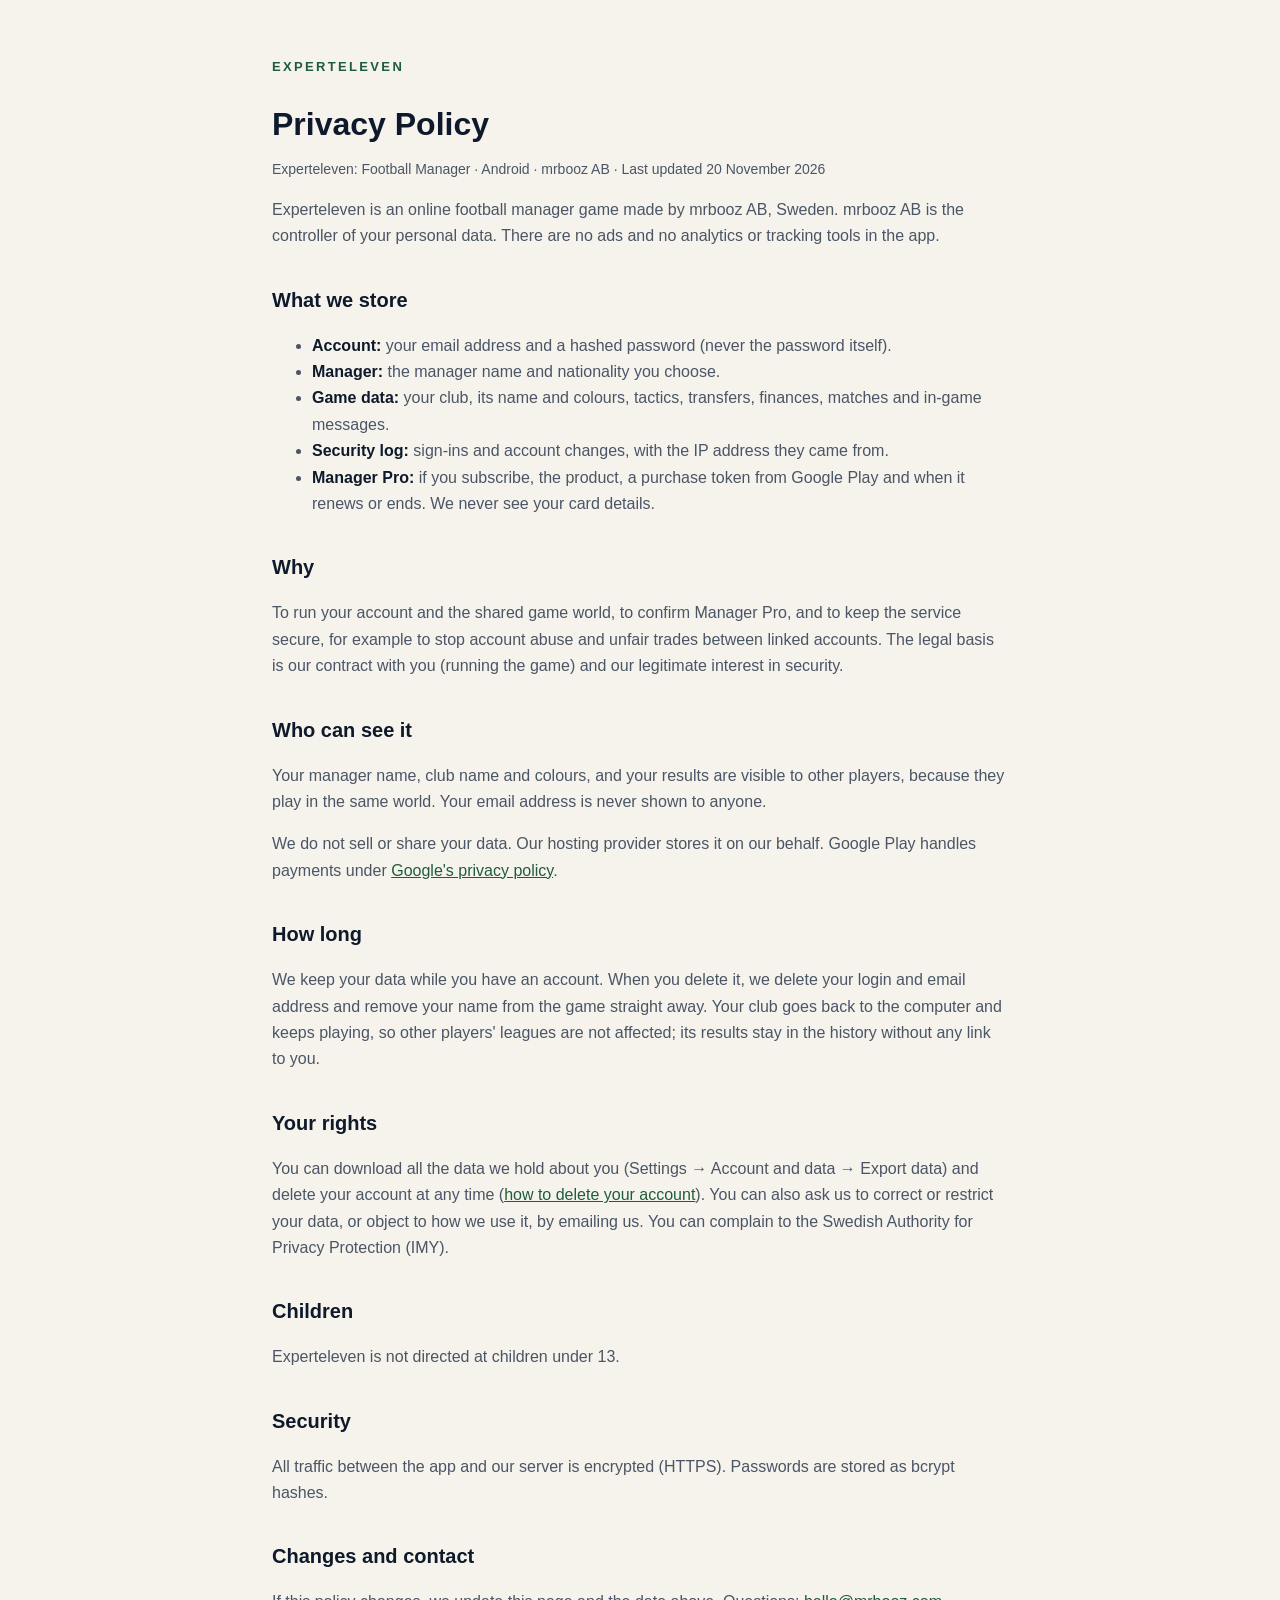
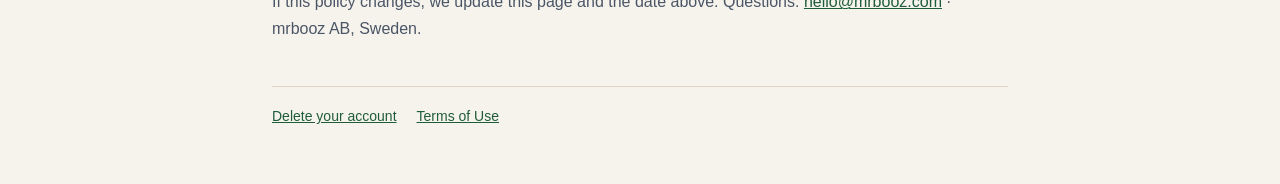
<file: index.html>
<!doctype html>
<html lang="en"><head><meta charset="utf-8"><meta name="viewport" content="width=device-width,initial-scale=1">
<title>Experteleven — Privacy Policy</title><link rel="stylesheet" href="style.css"></head><body><main>
<div class="mark">EXPERTELEVEN</div>
<h1>Privacy Policy</h1>
<p class="sub">Experteleven: Football Manager · Android · mrbooz AB · Last updated 20 November 2026</p>

<p>Experteleven is an online football manager game made by mrbooz AB, Sweden. mrbooz AB is the controller of your personal data. There are no ads and no analytics or tracking tools in the app.</p>

<h2>What we store</h2>
<ul>
<li><strong>Account:</strong> your email address and a hashed password (never the password itself).</li>
<li><strong>Manager:</strong> the manager name and nationality you choose.</li>
<li><strong>Game data:</strong> your club, its name and colours, tactics, transfers, finances, matches and in-game messages.</li>
<li><strong>Security log:</strong> sign-ins and account changes, with the IP address they came from.</li>
<li><strong>Manager Pro:</strong> if you subscribe, the product, a purchase token from Google Play and when it renews or ends. We never see your card details.</li>
</ul>

<h2>Why</h2>
<p>To run your account and the shared game world, to confirm Manager Pro, and to keep the service secure, for example to stop account abuse and unfair trades between linked accounts. The legal basis is our contract with you (running the game) and our legitimate interest in security.</p>

<h2>Who can see it</h2>
<p>Your manager name, club name and colours, and your results are visible to other players, because they play in the same world. Your email address is never shown to anyone.</p>
<p>We do not sell or share your data. Our hosting provider stores it on our behalf. Google Play handles payments under <a href="https://policies.google.com/privacy">Google's privacy policy</a>.</p>

<h2>How long</h2>
<p>We keep your data while you have an account. When you delete it, we delete your login and email address and remove your name from the game straight away. Your club goes back to the computer and keeps playing, so other players' leagues are not affected; its results stay in the history without any link to you.</p>

<h2>Your rights</h2>
<p>You can download all the data we hold about you (Settings → Account and data → Export data) and delete your account at any time (<a href="delete-account.html">how to delete your account</a>). You can also ask us to correct or restrict your data, or object to how we use it, by emailing us. You can complain to the Swedish Authority for Privacy Protection (IMY).</p>

<h2>Children</h2>
<p>Experteleven is not directed at children under 13.</p>

<h2>Security</h2>
<p>All traffic between the app and our server is encrypted (HTTPS). Passwords are stored as bcrypt hashes.</p>

<h2>Changes and contact</h2>
<p>If this policy changes, we update this page and the date above. Questions: <a href="mailto:hello@mrbooz.com">hello@mrbooz.com</a> · mrbooz AB, Sweden.</p>
<nav><a href="delete-account.html">Delete your account</a><a href="terms.html">Terms of Use</a></nav>
</main></body></html>
</file>
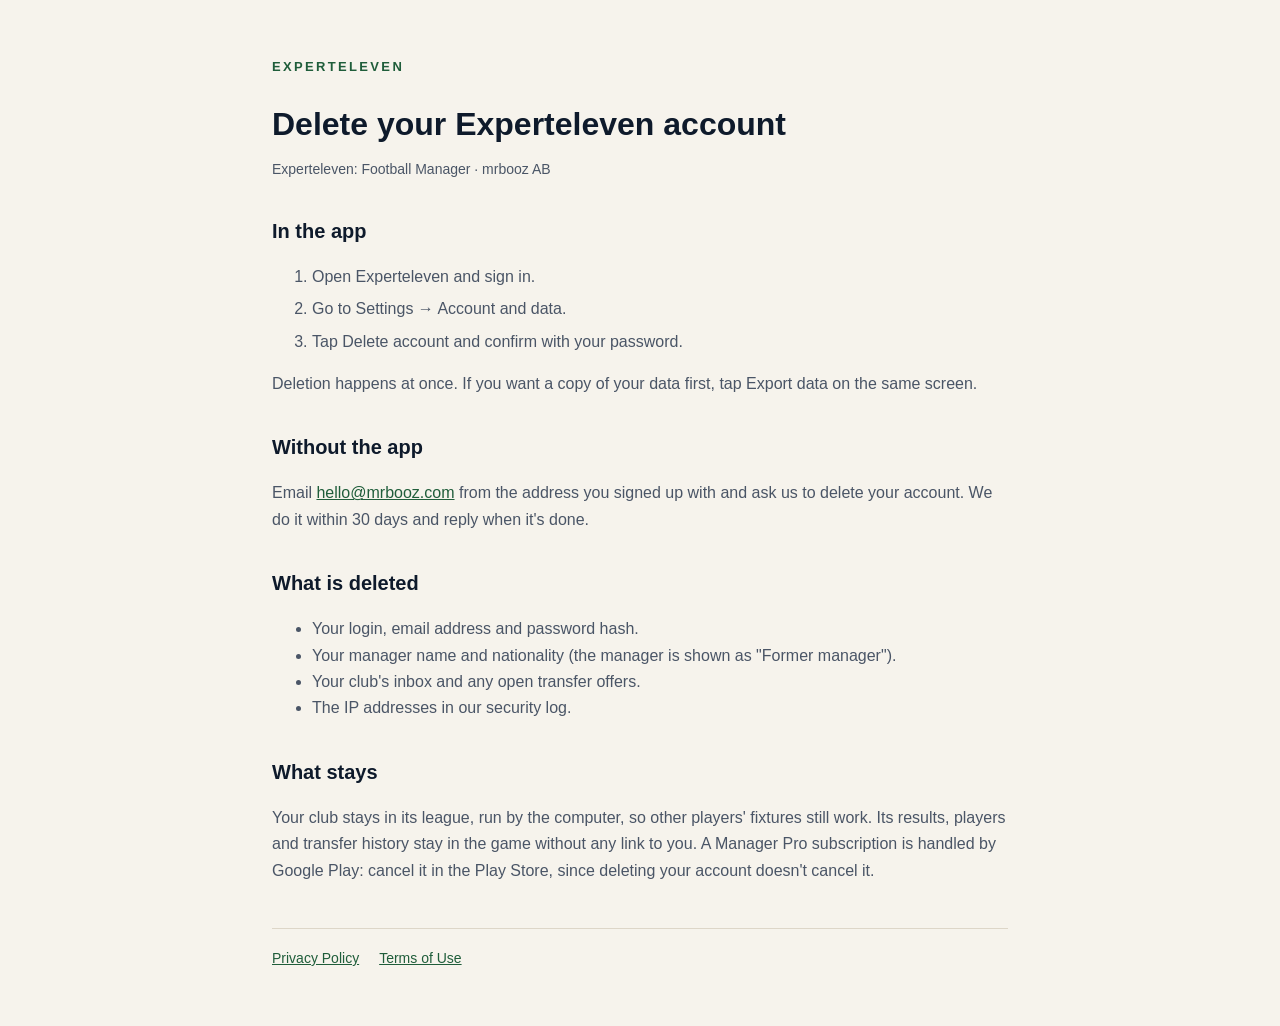
<file: delete-account.html>
<!doctype html>
<html lang="en"><head><meta charset="utf-8"><meta name="viewport" content="width=device-width,initial-scale=1">
<title>Experteleven — Delete your account</title><link rel="stylesheet" href="style.css"></head><body><main>
<div class="mark">EXPERTELEVEN</div>
<h1>Delete your Experteleven account</h1>
<p class="sub">Experteleven: Football Manager · mrbooz AB</p>

<h2>In the app</h2>
<ol>
<li>Open Experteleven and sign in.</li>
<li>Go to Settings → Account and data.</li>
<li>Tap Delete account and confirm with your password.</li>
</ol>
<p>Deletion happens at once. If you want a copy of your data first, tap Export data on the same screen.</p>

<h2>Without the app</h2>
<p>Email <a href="mailto:hello@mrbooz.com?subject=Delete%20my%20Experteleven%20account">hello@mrbooz.com</a> from the address you signed up with and ask us to delete your account. We do it within 30 days and reply when it's done.</p>

<h2>What is deleted</h2>
<ul>
<li>Your login, email address and password hash.</li>
<li>Your manager name and nationality (the manager is shown as "Former manager").</li>
<li>Your club's inbox and any open transfer offers.</li>
<li>The IP addresses in our security log.</li>
</ul>

<h2>What stays</h2>
<p>Your club stays in its league, run by the computer, so other players' fixtures still work. Its results, players and transfer history stay in the game without any link to you. A Manager Pro subscription is handled by Google Play: cancel it in the Play Store, since deleting your account doesn't cancel it.</p>
<nav><a href="index.html">Privacy Policy</a><a href="terms.html">Terms of Use</a></nav>
</main></body></html>
</file>
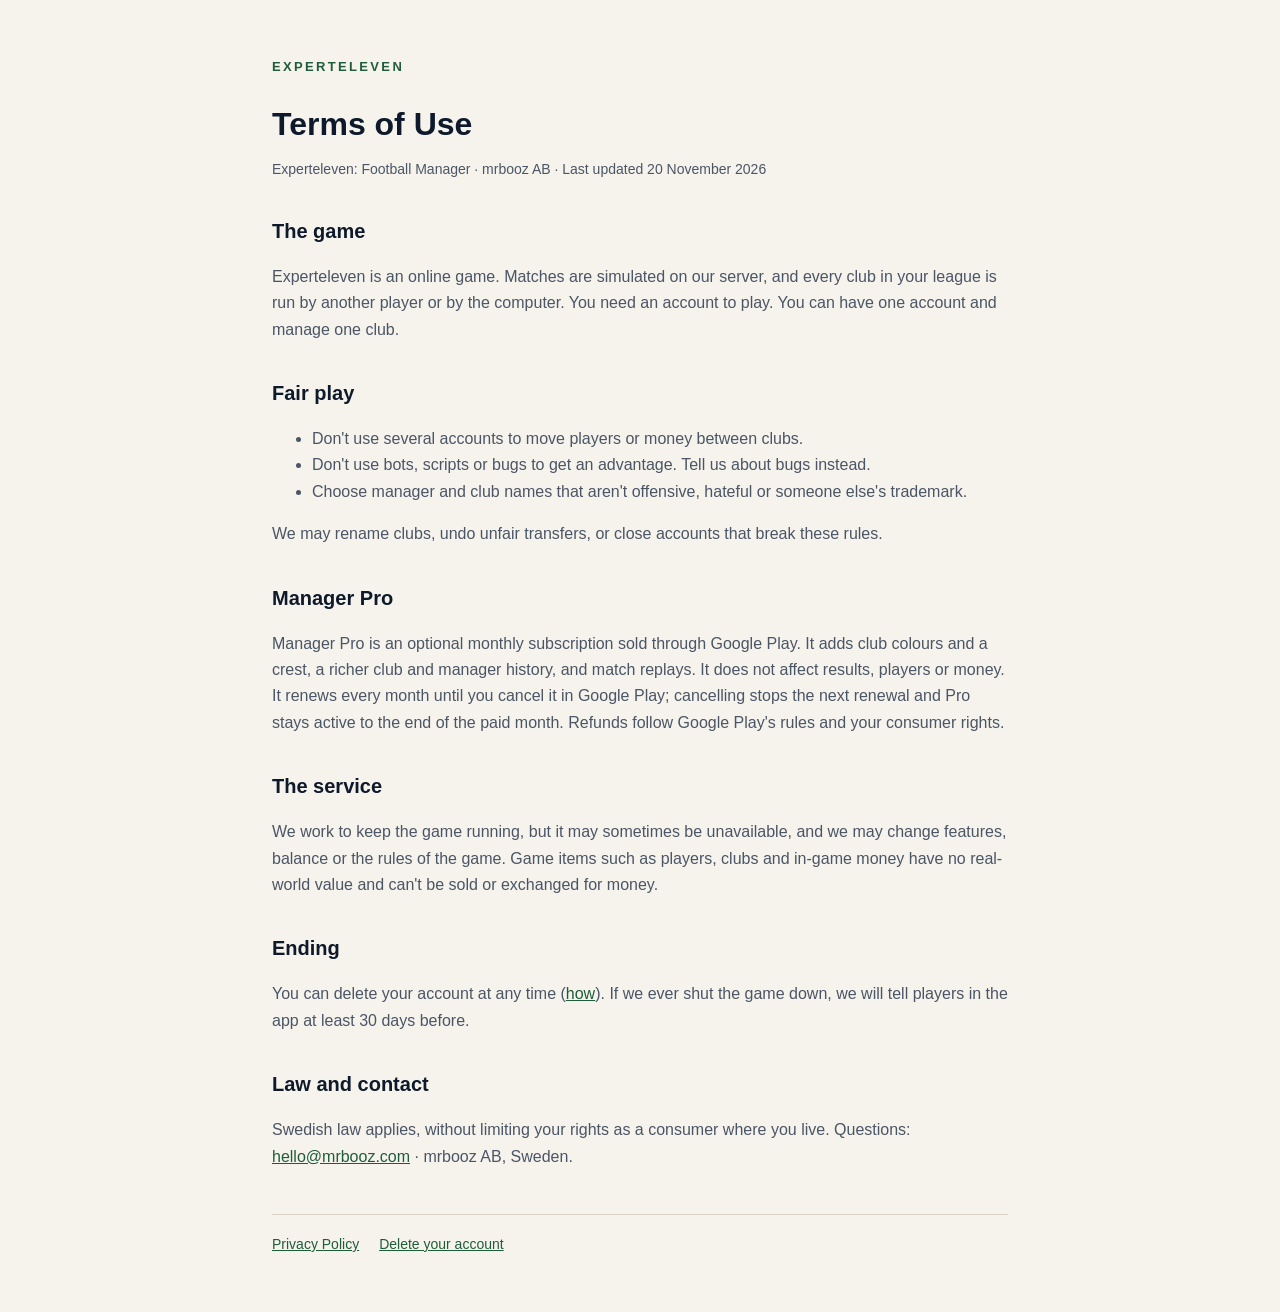
<file: terms.html>
<!doctype html>
<html lang="en"><head><meta charset="utf-8"><meta name="viewport" content="width=device-width,initial-scale=1">
<title>Experteleven — Terms of Use</title><link rel="stylesheet" href="style.css"></head><body><main>
<div class="mark">EXPERTELEVEN</div>
<h1>Terms of Use</h1>
<p class="sub">Experteleven: Football Manager · mrbooz AB · Last updated 20 November 2026</p>

<h2>The game</h2>
<p>Experteleven is an online game. Matches are simulated on our server, and every club in your league is run by another player or by the computer. You need an account to play. You can have one account and manage one club.</p>

<h2>Fair play</h2>
<ul>
<li>Don't use several accounts to move players or money between clubs.</li>
<li>Don't use bots, scripts or bugs to get an advantage. Tell us about bugs instead.</li>
<li>Choose manager and club names that aren't offensive, hateful or someone else's trademark.</li>
</ul>
<p>We may rename clubs, undo unfair transfers, or close accounts that break these rules.</p>

<h2>Manager Pro</h2>
<p>Manager Pro is an optional monthly subscription sold through Google Play. It adds club colours and a crest, a richer club and manager history, and match replays. It does not affect results, players or money. It renews every month until you cancel it in Google Play; cancelling stops the next renewal and Pro stays active to the end of the paid month. Refunds follow Google Play's rules and your consumer rights.</p>

<h2>The service</h2>
<p>We work to keep the game running, but it may sometimes be unavailable, and we may change features, balance or the rules of the game. Game items such as players, clubs and in-game money have no real-world value and can't be sold or exchanged for money.</p>

<h2>Ending</h2>
<p>You can delete your account at any time (<a href="delete-account.html">how</a>). If we ever shut the game down, we will tell players in the app at least 30 days before.</p>

<h2>Law and contact</h2>
<p>Swedish law applies, without limiting your rights as a consumer where you live. Questions: <a href="mailto:hello@mrbooz.com">hello@mrbooz.com</a> · mrbooz AB, Sweden.</p>
<nav><a href="index.html">Privacy Policy</a><a href="delete-account.html">Delete your account</a></nav>
</main></body></html>
</file>
<file: style.css>
:root{--bg:#F6F3EC;--ink:#0E1A2B;--ink2:#4A5566;--line:#DDD6C8;--accent:#1F5D3A}
@media (prefers-color-scheme:dark){:root{--bg:#0E1A2B;--ink:#F6F3EC;--ink2:#B7BFCB;--line:#26354B;--accent:#7CC59A}}
body{margin:0;background:var(--bg);color:var(--ink);font:16px/1.65 -apple-system,BlinkMacSystemFont,"Segoe UI",Roboto,sans-serif;padding:56px 18px}
main{max-width:46rem;margin:0 auto}
.mark{font-weight:700;letter-spacing:.18em;font-size:13px;color:var(--accent);margin-bottom:28px}
h1{font-size:32px;line-height:1.2;margin:0 0 6px}
h2{font-size:20px;margin:34px 0 8px}
p,li{color:var(--ink2)} strong{color:var(--ink)}
a{color:var(--accent)} .sub{color:var(--ink2);font-size:14px}
ol li{margin-bottom:6px}
nav{margin-top:44px;padding-top:18px;border-top:1px solid var(--line);font-size:14px;display:flex;gap:20px;flex-wrap:wrap}
</file>
